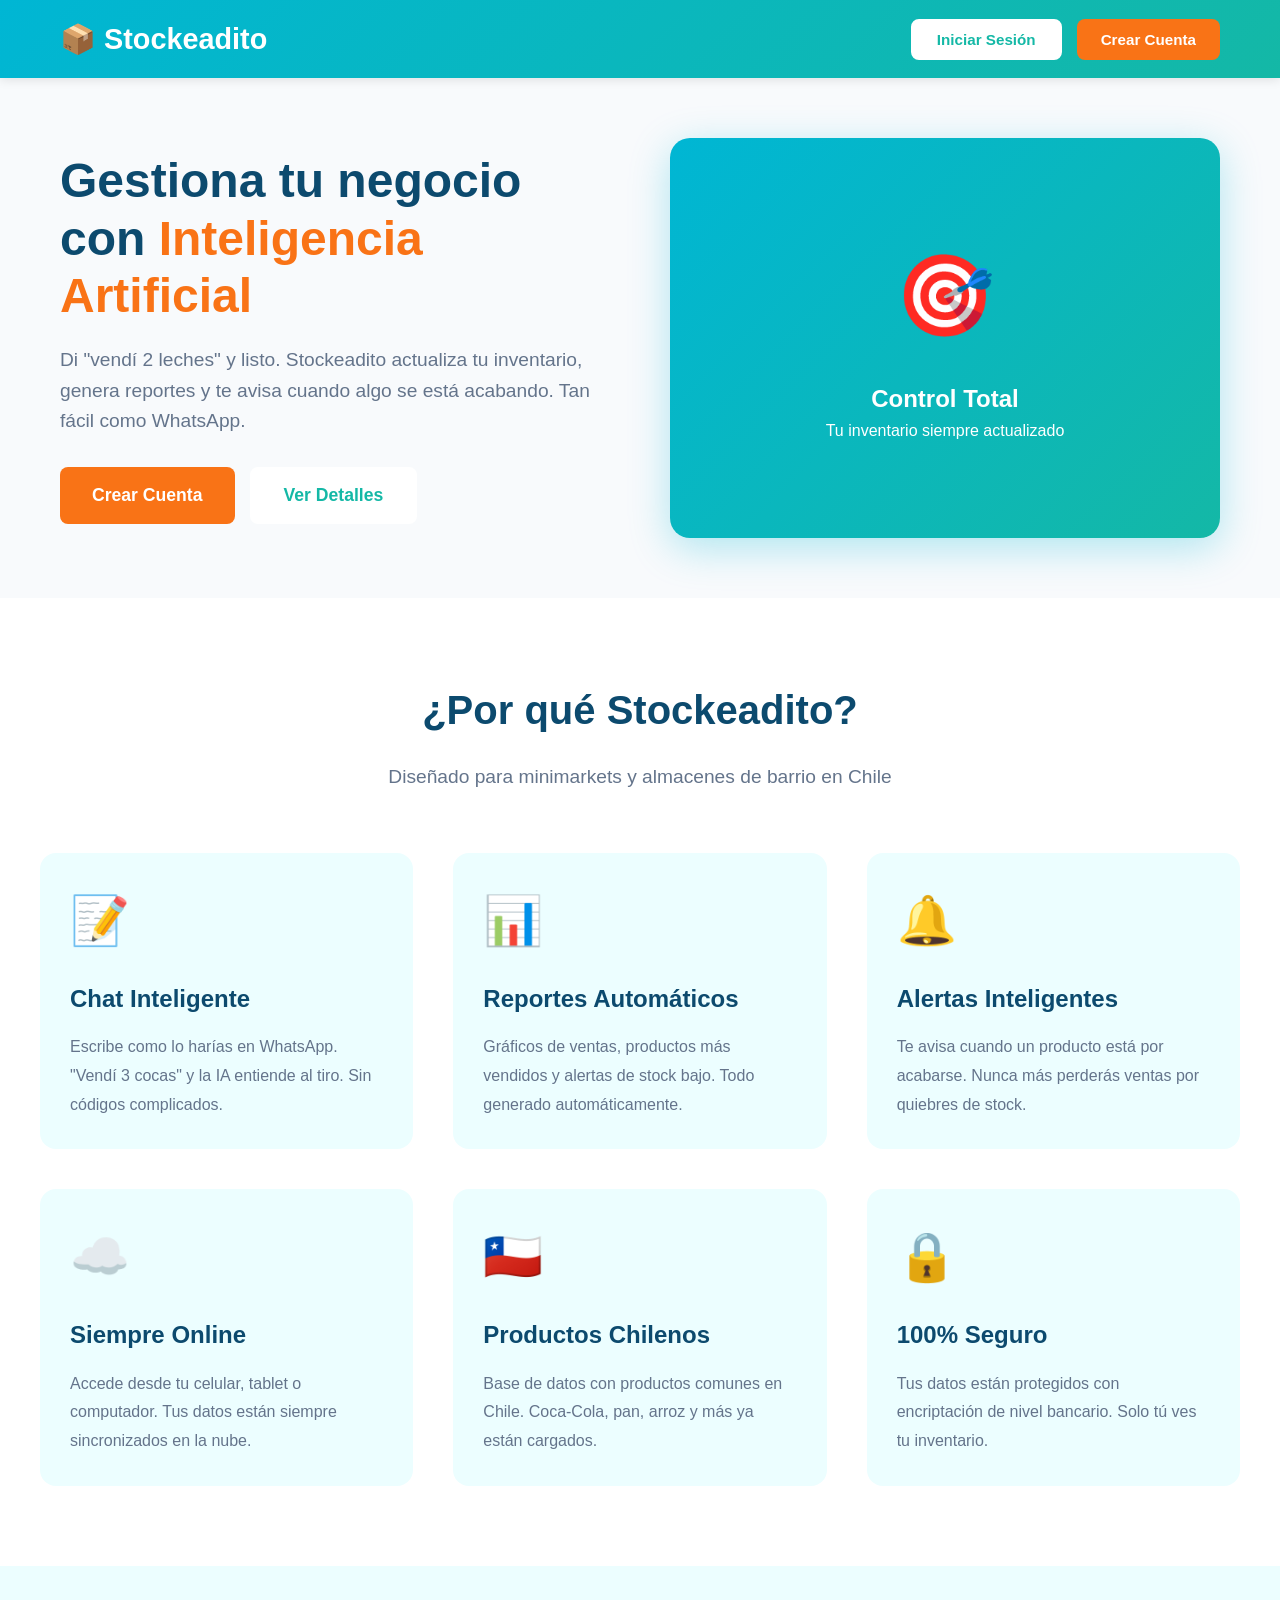
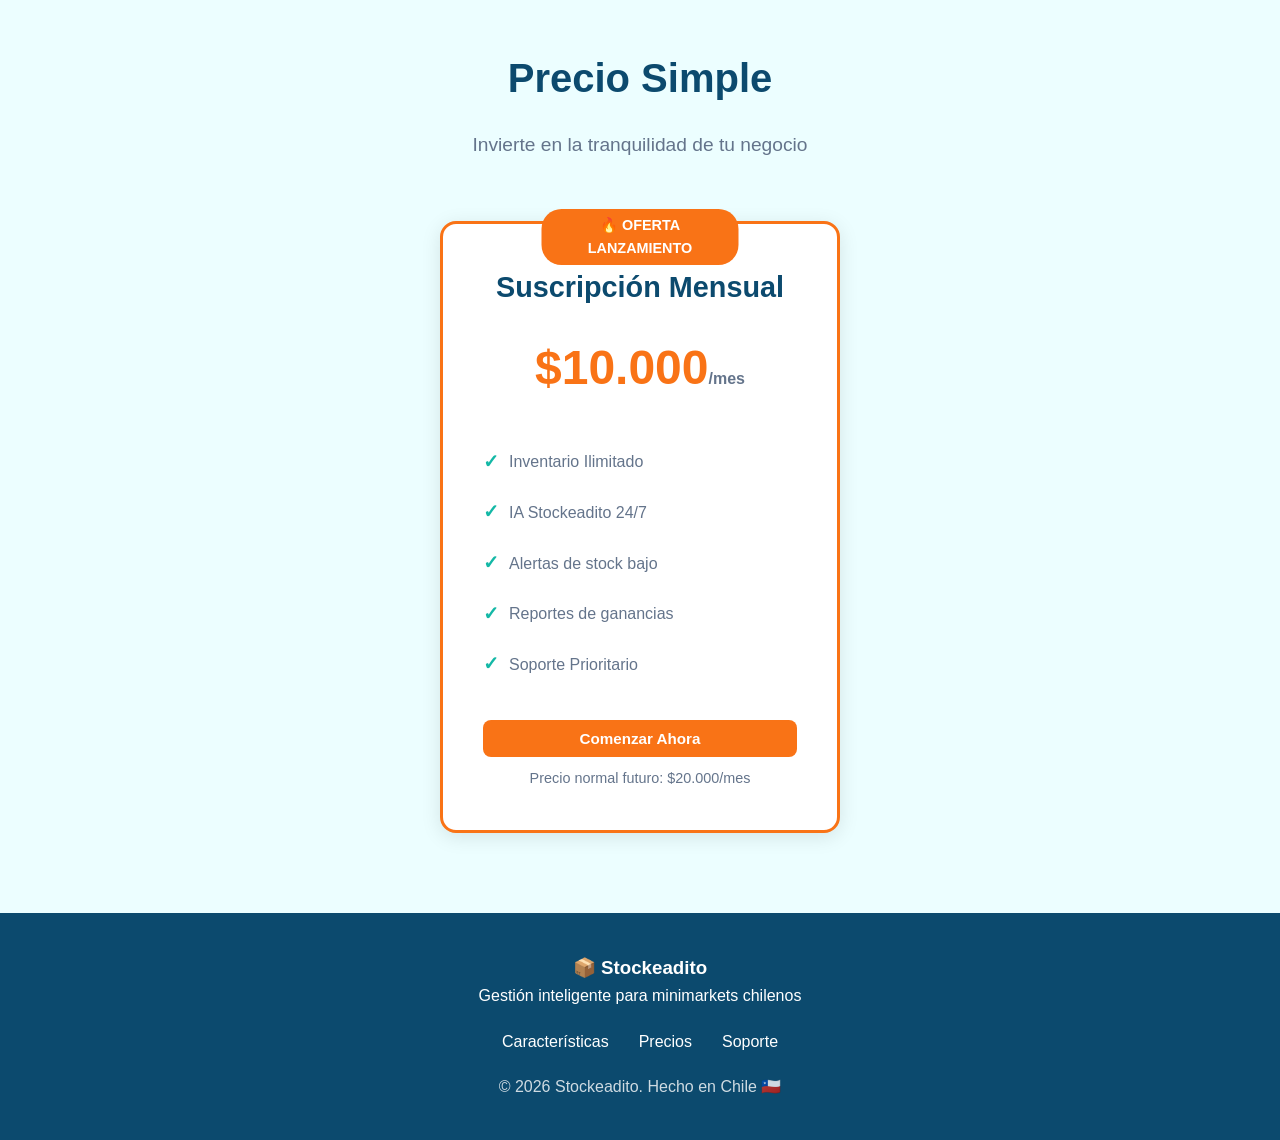
<file: frontend/index.html>
<!DOCTYPE html>
<html lang="es">
<head>
    <meta charset="UTF-8">
    <meta name="viewport" content="width=device-width, initial-scale=1.0">
    <title>Stockeadito - Gestión Inteligente para tu Negocio</title>
    <link rel="stylesheet" href="assets/css/style.css">
</head>
<body>

    <header>
        <nav>
            <div class="logo">
                📦 Stockeadito
            </div>
            <div class="nav-buttons">
                <button class="btn btn-secondary" onclick="openModal('login')">Iniciar Sesión</button>
                <button class="btn btn-primary" onclick="openModal('signup')">Crear Cuenta</button>
            </div>
        </nav>
    </header>

    <section class="hero">
        <div class="hero-content">
            <h1>Gestiona tu negocio con <span class="highlight">Inteligencia Artificial</span></h1>
            <p>Di "vendí 2 leches" y listo. Stockeadito actualiza tu inventario, genera reportes y te avisa cuando algo se está acabando. Tan fácil como WhatsApp.</p>
            <div class="hero-cta">
                <button class="btn btn-primary btn-large" onclick="openModal('signup')">Crear Cuenta</button>
                <button class="btn btn-secondary btn-large" onclick="scrollToSection('features')">Ver Detalles</button>
            </div>
        </div>
        <div class="hero-image">
            <div class="hero-image-content">
                <div class="icon">🎯</div>
                <h2>Control Total</h2>
                <p>Tu inventario siempre actualizado</p>
            </div>
        </div>
    </section>

    <section class="features" id="features">
        <div class="features-container">
            <h2 class="section-title">¿Por qué Stockeadito?</h2>
            <p class="section-subtitle">Diseñado para minimarkets y almacenes de barrio en Chile</p>
            
            <div class="features-grid">
                <div class="feature-card">
                    <div class="feature-icon">📝</div>
                    <h3>Chat Inteligente</h3>
                    <p>Escribe como lo harías en WhatsApp. "Vendí 3 cocas" y la IA entiende al tiro. Sin códigos complicados.</p>
                </div>
                <div class="feature-card">
                    <div class="feature-icon">📊</div>
                    <h3>Reportes Automáticos</h3>
                    <p>Gráficos de ventas, productos más vendidos y alertas de stock bajo. Todo generado automáticamente.</p>
                </div>
                <div class="feature-card">
                    <div class="feature-icon">🔔</div>
                    <h3>Alertas Inteligentes</h3>
                    <p>Te avisa cuando un producto está por acabarse. Nunca más perderás ventas por quiebres de stock.</p>
                </div>
                <div class="feature-card">
                    <div class="feature-icon">☁️</div>
                    <h3>Siempre Online</h3>
                    <p>Accede desde tu celular, tablet o computador. Tus datos están siempre sincronizados en la nube.</p>
                </div>
                <div class="feature-card">
                    <div class="feature-icon">🇨🇱</div>
                    <h3>Productos Chilenos</h3>
                    <p>Base de datos con productos comunes en Chile. Coca-Cola, pan, arroz y más ya están cargados.</p>
                </div>
                <div class="feature-card">
                    <div class="feature-icon">🔒</div>
                    <h3>100% Seguro</h3>
                    <p>Tus datos están protegidos con encriptación de nivel bancario. Solo tú ves tu inventario.</p>
                </div>
            </div>
        </div>
    </section>

    <section class="pricing" id="pricing">
        <div class="pricing-container">
            <h2 class="section-title">Precio Simple</h2>
            <p class="section-subtitle">Invierte en la tranquilidad de tu negocio</p>
            
            <div class="pricing-cards">
                <div class="pricing-card featured">
                    <div class="pricing-badge">🔥 OFERTA LANZAMIENTO</div>
                    <h3>Suscripción Mensual</h3>
                    <div class="price">$10.000<span class="price-period">/mes</span></div>
                    <ul class="features-list">
                        <li>Inventario Ilimitado</li>
                        <li>IA Stockeadito 24/7</li>
                        <li>Alertas de stock bajo</li>
                        <li>Reportes de ganancias</li>
                        <li>Soporte Prioritario</li>
                    </ul>
                    <button class="btn btn-primary btn-full" onclick="openModal('signup')">Comenzar Ahora</button>
                    <p style="text-align: center; color: var(--text-gray); margin-top: 10px; font-size: 0.9rem;">
                        Precio normal futuro: $20.000/mes
                    </p>
                </div>
            </div>
        </div>
    </section>

    <footer>
        <div class="footer-content">
            <h3>📦 Stockeadito</h3>
            <p>Gestión inteligente para minimarkets chilenos</p>
            <div class="footer-links">
                <a href="#features">Características</a>
                <a href="#pricing">Precios</a>
                <a href="mailto:soporte@stockeadito.cl">Soporte</a>
            </div>
            <p style="margin-top: 20px; opacity: 0.8;">© 2026 Stockeadito. Hecho en Chile 🇨🇱</p>
        </div>
    </footer>

    <div class="modal" id="authModal">
        <div class="modal-content">
            <button class="modal-close" onclick="closeModal()">×</button>
            
            <div id="loginForm" style="display: none;">
                <h2 class="modal-title">Iniciar Sesión</h2>
                <form onsubmit="handleLogin(event)">
                    <div class="form-group">
                        <label>Email</label>
                        <input type="email" id="loginEmail" required placeholder="tu@email.cl">
                    </div>
                    <div class="form-group">
                        <label>Contraseña</label>
                        <input type="password" id="loginPassword" required placeholder="••••••••">
                    </div>
                    <button type="submit" class="btn btn-primary btn-full btn-large">Entrar</button>
                </form>
                <div class="switch-auth">
                    ¿No tienes cuenta? <a href="#" onclick="switchToSignup()">Regístrate</a>
                </div>
            </div>

            <div id="signupForm" style="display: none;">
                <h2 class="modal-title">Crear Cuenta</h2>
                <form onsubmit="handleSignup(event)">
                    <div class="form-group">
                        <label>Nombre del Negocio</label>
                        <input type="text" id="signupNegocio" required placeholder="Ej: Almacén Los Nietos">
                    </div>
                    <div class="form-group">
                        <label>Email</label>
                        <input type="email" id="signupEmail" required placeholder="tu@email.cl">
                    </div>
                    <div class="form-group">
                        <label>Contraseña</label>
                        <input type="password" id="signupPassword" required placeholder="Mínimo 6 caracteres">
                    </div>
                    <button type="submit" class="btn btn-primary btn-full btn-large">Crear Cuenta</button>
                </form>
                <div class="switch-auth">
                    ¿Ya tienes cuenta? <a href="#" onclick="switchToLogin()">Inicia sesión</a>
                </div>
            </div>
        </div>
    </div>

    <script src="assets/js/auth.js"></script>
</body>
</html>
</file>
<file: frontend/assets/css/style.css>
* {
    margin: 0;
    padding: 0;
    box-sizing: border-box;
}

:root {
    /* Paleta Stockeadito */
    --cyan: #00b6d4;
    --teal: #14b8a6;
    --orange: #f97316;
    --dark-teal: #0c4a6e;
    --light-bg: #ecfeff;
    --text-dark: #1e293b;
    --text-gray: #64748b;
    --white: #ffffff;
    --bg-light: #f8fafc;
}

body {
    font-family: -apple-system, BlinkMacSystemFont, 'Segoe UI', Roboto, 'Helvetica Neue', Arial, sans-serif;
    background: var(--bg-light);
    color: var(--text-dark);
    line-height: 1.6;
}

/* Header */
header {
    background: linear-gradient(135deg, var(--cyan), var(--teal));
    color: white;
    padding: 1rem 0;
    box-shadow: 0 2px 10px rgba(0,0,0,0.1);
    position: sticky;
    top: 0;
    z-index: 100;
}

nav {
    max-width: 1200px;
    margin: 0 auto;
    padding: 0 20px;
    display: flex;
    justify-content: space-between;
    align-items: center;
}

.logo {
    font-size: 1.8rem;
    font-weight: bold;
    display: flex;
    align-items: center;
    gap: 10px;
}

.nav-buttons {
    display: flex;
    gap: 15px;
}

.btn {
    padding: 10px 24px;
    border: none;
    border-radius: 8px;
    font-weight: 600;
    cursor: pointer;
    transition: all 0.3s;
    font-size: 0.95rem;
    text-decoration: none;
    display: inline-block;
}

.btn-primary {
    background: var(--orange);
    color: white;
}

.btn-primary:hover {
    background: #ea580c;
    transform: translateY(-2px);
    box-shadow: 0 4px 12px rgba(249, 115, 22, 0.4);
}

.btn-secondary {
    background: white;
    color: var(--teal);
    border: 2px solid white;
}

.btn-secondary:hover {
    background: transparent;
    color: white;
}

/* Hero Section */
.hero {
    max-width: 1200px;
    margin: 60px auto;
    padding: 0 20px;
    display: grid;
    grid-template-columns: 1fr 1fr;
    gap: 60px;
    align-items: center;
}

.hero-content h1 {
    font-size: 3rem;
    color: var(--dark-teal);
    margin-bottom: 20px;
    line-height: 1.2;
}

.hero-content .highlight {
    color: var(--orange);
}

.hero-content p {
    font-size: 1.2rem;
    color: var(--text-gray);
    margin-bottom: 30px;
}

.hero-cta {
    display: flex;
    gap: 15px;
    flex-wrap: wrap;
}

.btn-large {
    padding: 16px 32px;
    font-size: 1.1rem;
}

.hero-image {
    background: linear-gradient(135deg, var(--cyan), var(--teal));
    border-radius: 20px;
    padding: 40px;
    display: flex;
    align-items: center;
    justify-content: center;
    min-height: 400px;
    box-shadow: 0 10px 40px rgba(0, 182, 212, 0.3);
}

.hero-image-content {
    text-align: center;
    color: white;
}

.hero-image-content .icon {
    font-size: 5rem;
    margin-bottom: 20px;
}

/* Features Section */
.features {
    background: white;
    padding: 80px 20px;
}

.features-container {
    max-width: 1200px;
    margin: 0 auto;
}

.section-title {
    text-align: center;
    font-size: 2.5rem;
    color: var(--dark-teal);
    margin-bottom: 20px;
}

.section-subtitle {
    text-align: center;
    font-size: 1.2rem;
    color: var(--text-gray);
    margin-bottom: 60px;
}

.features-grid {
    display: grid;
    grid-template-columns: repeat(auto-fit, minmax(300px, 1fr));
    gap: 40px;
}

.feature-card {
    padding: 30px;
    border-radius: 16px;
    background: var(--light-bg);
    transition: transform 0.3s, box-shadow 0.3s;
}

.feature-card:hover {
    transform: translateY(-5px);
    box-shadow: 0 10px 30px rgba(0, 182, 212, 0.2);
}

.feature-icon {
    font-size: 3rem;
    margin-bottom: 20px;
}

.feature-card h3 {
    font-size: 1.5rem;
    color: var(--dark-teal);
    margin-bottom: 15px;
}

.feature-card p {
    color: var(--text-gray);
    line-height: 1.8;
}

/* Pricing Section */
.pricing {
    padding: 80px 20px;
    background: var(--light-bg);
}

.pricing-container {
    max-width: 900px;
    margin: 0 auto;
}

/* Ajuste: Centrar la única carta de pago */
.pricing-cards {
    display: flex;
    justify-content: center;
    margin-top: 40px;
}

.pricing-card {
    background: white;
    border-radius: 16px;
    padding: 40px;
    text-align: center;
    box-shadow: 0 4px 20px rgba(0,0,0,0.1);
    transition: transform 0.3s;
    max-width: 400px;
    width: 100%;
}

.pricing-card:hover {
    transform: translateY(-10px);
}

.pricing-card.featured {
    border: 3px solid var(--orange);
    position: relative;
}

.pricing-badge {
    position: absolute;
    top: -15px;
    left: 50%;
    transform: translateX(-50%);
    background: var(--orange);
    color: white;
    padding: 5px 20px;
    border-radius: 20px;
    font-weight: bold;
    font-size: 0.9rem;
}

.pricing-card h3 {
    font-size: 1.8rem;
    color: var(--dark-teal);
    margin-bottom: 15px;
}

.price {
    font-size: 3rem;
    color: var(--orange);
    font-weight: bold;
    margin: 20px 0;
}

.price-period {
    font-size: 1rem;
    color: var(--text-gray);
}

.features-list {
    list-style: none;
    margin: 30px 0;
    text-align: left;
}

.features-list li {
    padding: 10px 0;
    color: var(--text-gray);
    display: flex;
    align-items: center;
    gap: 10px;
}

.features-list li:before {
    content: "✓";
    color: var(--teal);
    font-weight: bold;
    font-size: 1.2rem;
}

/* Footer */
footer {
    background: var(--dark-teal);
    color: white;
    padding: 40px 20px;
    text-align: center;
}

.footer-content {
    max-width: 1200px;
    margin: 0 auto;
}

.footer-links {
    display: flex;
    justify-content: center;
    gap: 30px;
    margin: 20px 0;
    flex-wrap: wrap;
}

.footer-links a {
    color: white;
    text-decoration: none;
    transition: color 0.3s;
}

.footer-links a:hover {
    color: var(--cyan);
}

/* Modal de Auth */
.modal {
    display: none;
    position: fixed;
    top: 0;
    left: 0;
    width: 100%;
    height: 100%;
    background: rgba(0,0,0,0.5);
    z-index: 1000;
    align-items: center;
    justify-content: center;
}

.modal.active {
    display: flex;
}

.modal-content {
    background: white;
    border-radius: 20px;
    padding: 40px;
    max-width: 450px;
    width: 90%;
    max-height: 90vh;
    overflow-y: auto;
    position: relative;
}

.modal-close {
    position: absolute;
    top: 20px;
    right: 20px;
    font-size: 1.5rem;
    cursor: pointer;
    color: var(--text-gray);
    background: none;
    border: none;
}

.modal-title {
    font-size: 2rem;
    color: var(--dark-teal);
    margin-bottom: 30px;
    text-align: center;
}

.form-group {
    margin-bottom: 20px;
}

.form-group label {
    display: block;
    margin-bottom: 8px;
    color: var(--text-dark);
    font-weight: 600;
}

.form-group input {
    width: 100%;
    padding: 12px;
    border: 2px solid #e2e8f0;
    border-radius: 8px;
    font-size: 1rem;
    transition: border-color 0.3s;
}

.form-group input:focus {
    outline: none;
    border-color: var(--cyan);
}

.btn-full {
    width: 100%;
}

.switch-auth {
    text-align: center;
    margin-top: 20px;
    color: var(--text-gray);
}

.switch-auth a {
    color: var(--cyan);
    text-decoration: none;
    font-weight: 600;
}

/* Responsive */
@media (max-width: 768px) {
    .hero {
        grid-template-columns: 1fr;
        gap: 40px;
    }
    .hero-content h1 {
        font-size: 2rem;
    }
    .nav-buttons {
        gap: 10px;
    }
    .btn {
        padding: 8px 16px;
        font-size: 0.9rem;
    }
    .section-title {
        font-size: 2rem;
    }
    .features-grid {
        grid-template-columns: 1fr;
    }
}
/* =========================================
   ESTILOS DEL DASHBOARD (Agregar al final)
   ========================================= */

.dashboard-container {
    max-width: 1400px;
    margin: 0 auto;
    padding: 20px;
    height: calc(100vh - 80px); /* Altura completa menos header */
    display: grid;
    grid-template-columns: 350px 1fr; /* Chat fijo, Tabla flexible */
    gap: 20px;
}

/* Panel de Chat (Izquierda) */
.chat-panel {
    background: white;
    border-radius: 16px;
    box-shadow: 0 4px 20px rgba(0,0,0,0.05);
    display: flex;
    flex-direction: column;
    overflow: hidden;
    height: 100%;
}

.chat-header {
    background: var(--dark-teal);
    color: white;
    padding: 15px;
    text-align: center;
    font-weight: bold;
}

.chat-messages {
    flex: 1;
    padding: 20px;
    overflow-y: auto;
    background: #f0f2f5;
    display: flex;
    flex-direction: column;
    gap: 15px;
}

/* Burbujas de Chat */
.message {
    max-width: 80%;
    padding: 10px 15px;
    border-radius: 12px;
    font-size: 0.95rem;
    line-height: 1.4;
    position: relative;
}

.message.bot {
    align-self: flex-start;
    background: white;
    color: var(--text-dark);
    border-bottom-left-radius: 2px;
    box-shadow: 0 2px 5px rgba(0,0,0,0.05);
}

.message.user {
    align-self: flex-end;
    background: var(--teal);
    color: white;
    border-bottom-right-radius: 2px;
    box-shadow: 0 2px 5px rgba(20, 184, 166, 0.3);
}

.chat-input-area {
    padding: 15px;
    background: white;
    border-top: 1px solid #e2e8f0;
    display: flex;
    gap: 10px;
}

/* Panel de Datos (Derecha) */
.data-panel {
    background: white;
    border-radius: 16px;
    box-shadow: 0 4px 20px rgba(0,0,0,0.05);
    padding: 20px;
    display: flex;
    flex-direction: column;
    height: 100%;
    overflow: hidden;
}

.data-header {
    display: flex;
    justify-content: space-between;
    align-items: center;
    margin-bottom: 20px;
}

.status-badge {
    padding: 5px 12px;
    border-radius: 20px;
    font-size: 0.85rem;
    font-weight: bold;
}
.status-badge.free { background: #fee2e2; color: #ef4444; }
.status-badge.premium { background: #dcfce7; color: #166534; }

/* Tabla de Inventario */
.table-container {
    flex: 1;
    overflow-y: auto;
}

table {
    width: 100%;
    border-collapse: collapse;
}

th {
    background: var(--light-bg);
    color: var(--dark-teal);
    font-weight: 600;
    text-align: left;
    padding: 12px;
    position: sticky;
    top: 0;
}

td {
    padding: 12px;
    border-bottom: 1px solid #f1f5f9;
    font-size: 0.95rem;
}

tr:hover {
    background-color: #f8fafc;
}

/* Responsive para celular */
@media (max-width: 768px) {
    .dashboard-container {
        grid-template-columns: 1fr;
        grid-template-rows: 1fr 1fr; /* Chat arriba, tabla abajo */
        height: auto;
        display: block; /* Stack simple */
    }
    
    .chat-panel {
        height: 500px;
        margin-bottom: 20px;
    }
    
    .data-panel {
        height: auto;
        min-height: 400px;
    }
}
/* =========================================
   ESTILOS NUEVOS DEL CHAT (Tipo ChatGPT)
   ========================================= */

.chat-input-area {
    display: flex;
    align-items: center;
    gap: 10px;
    padding: 15px;
    background-color: #fff;
    border-top: 1px solid #e5e7eb;
}

/* 🎤 Botón Micrófono Redondo */
.mic-btn {
    width: 40px;  /* Más pequeño y controlado */
    height: 40px;
    border-radius: 50%;
    background-color: #f3f4f6; /* Gris muy suave */
    color: #0c4a6e; /* Dark Teal (Icono) */
    border: 1px solid #e5e7eb;
    display: flex;
    align-items: center;
    justify-content: center;
    font-size: 1.1rem;
    cursor: pointer;
    transition: all 0.2s ease;
    flex-shrink: 0;
}

.mic-btn:hover {
    background-color: #e0f2fe; /* Un cyan muy clarito */
    color: #00b6d4; /* Cyan */
    border-color: #00b6d4;
}

.mic-btn.recording {
    background-color: #f97316; /* ORANGE (Acción) */
    color: white;
    border-color: #f97316;
    animation: pulse 1.5s infinite;
}

@keyframes pulse {
    0% { box-shadow: 0 0 0 0 rgba(255, 77, 77, 0.7); }
    70% { box-shadow: 0 0 0 10px rgba(255, 77, 77, 0); }
    100% { box-shadow: 0 0 0 0 rgba(255, 77, 77, 0); }
}

/* 📦 Contenedor "Cápsula" (Input + Botón Enviar) */
.input-wrapper {
    position: relative;
    flex-grow: 1;
    display: flex;
    align-items: center;
}

/* 📝 El campo de texto */
#chatInput {
    width: 100%;
    padding: 10px 45px 10px 15px;
    border-radius: 20px;
    border: 1px solid #d1d5db;
    outline: none;
    font-size: 0.95rem;
    background-color: #f9fafb;
    color: #0c4a6e; /* Texto Dark Teal */
    transition: all 0.3s;
}

#chatInput:focus {
    border-color: #00b6d4; /* CYAN al enfocar */
    background-color: #fff;
    box-shadow: 0 0 0 3px rgba(0, 182, 212, 0.1); /* Glow Cyan suave */
}

/* ➤ Botón de Enviar (Icono dentro del input) */
.send-btn-icon {
    position: absolute;
    right: 5px;
    top: 50%;
    transform: translateY(-50%);
    background: none;
    border: none;
    cursor: pointer;
    width: 32px;
    height: 32px;
    border-radius: 50%;
    color: #f97316; /* ORANGE (CTA) */
    display: flex;
    align-items: center;
    justify-content: center;
    transition: background-color 0.2s;
}

.send-btn-icon:hover {
    background-color: #fff7ed; /* Orange muy suave de fondo */
}

.send-btn-icon svg {
    width: 20px;
    height: 20px;
    fill: currentColor;
    margin-left: 2px; /* Pequeño ajuste visual para el ícono de avión */
}

/* =========================================
    BOTONES DE ACCIÓN EN TABLA
   ========================================= */
action-btn {
    width: 32px;          /* Cuadrados fijos para que no se vean gigantes */
    height: 32px;
    padding: 0;           /* Sin padding extra */
    margin: 0 4px;
    border: none;
    border-radius: 8px;   /* Bordes suavemente redondeados */
    cursor: pointer;
    font-size: 0.9rem;    /* Emoji más pequeño */
    display: inline-flex; /* Centra el emoji perfecto */
    align-items: center;
    justify-content: center;
    transition: transform 0.1s, opacity 0.2s;
    box-shadow: 0 2px 4px rgba(0,0,0,0.05);
}

.action-btn:hover {
    transform: translateY(-2px); /* Pequeña elevación */
    opacity: 0.9;
}

/* Botón Editar ✏️ */
.btn-edit {
    background-color: #e0f2fe; /* Fondo Cyan muy suave */
    color: #00b6d4;            /* Icono Cyan fuerte */
    border: 1px solid #bae6fd;
}
.btn-edit:hover {
    background-color: #00b6d4;
    color: white;
}

/* Botón Eliminar 🗑️ */
.btn-delete {
    background-color: #ffedd5; /* Fondo Naranjo muy suave */
    color: #f97316;            /* Icono Naranjo fuerte */
    border: 1px solid #fed7aa;
}
.btn-delete:hover {
    background-color: #f97316;
    color: white;
}
</file>
